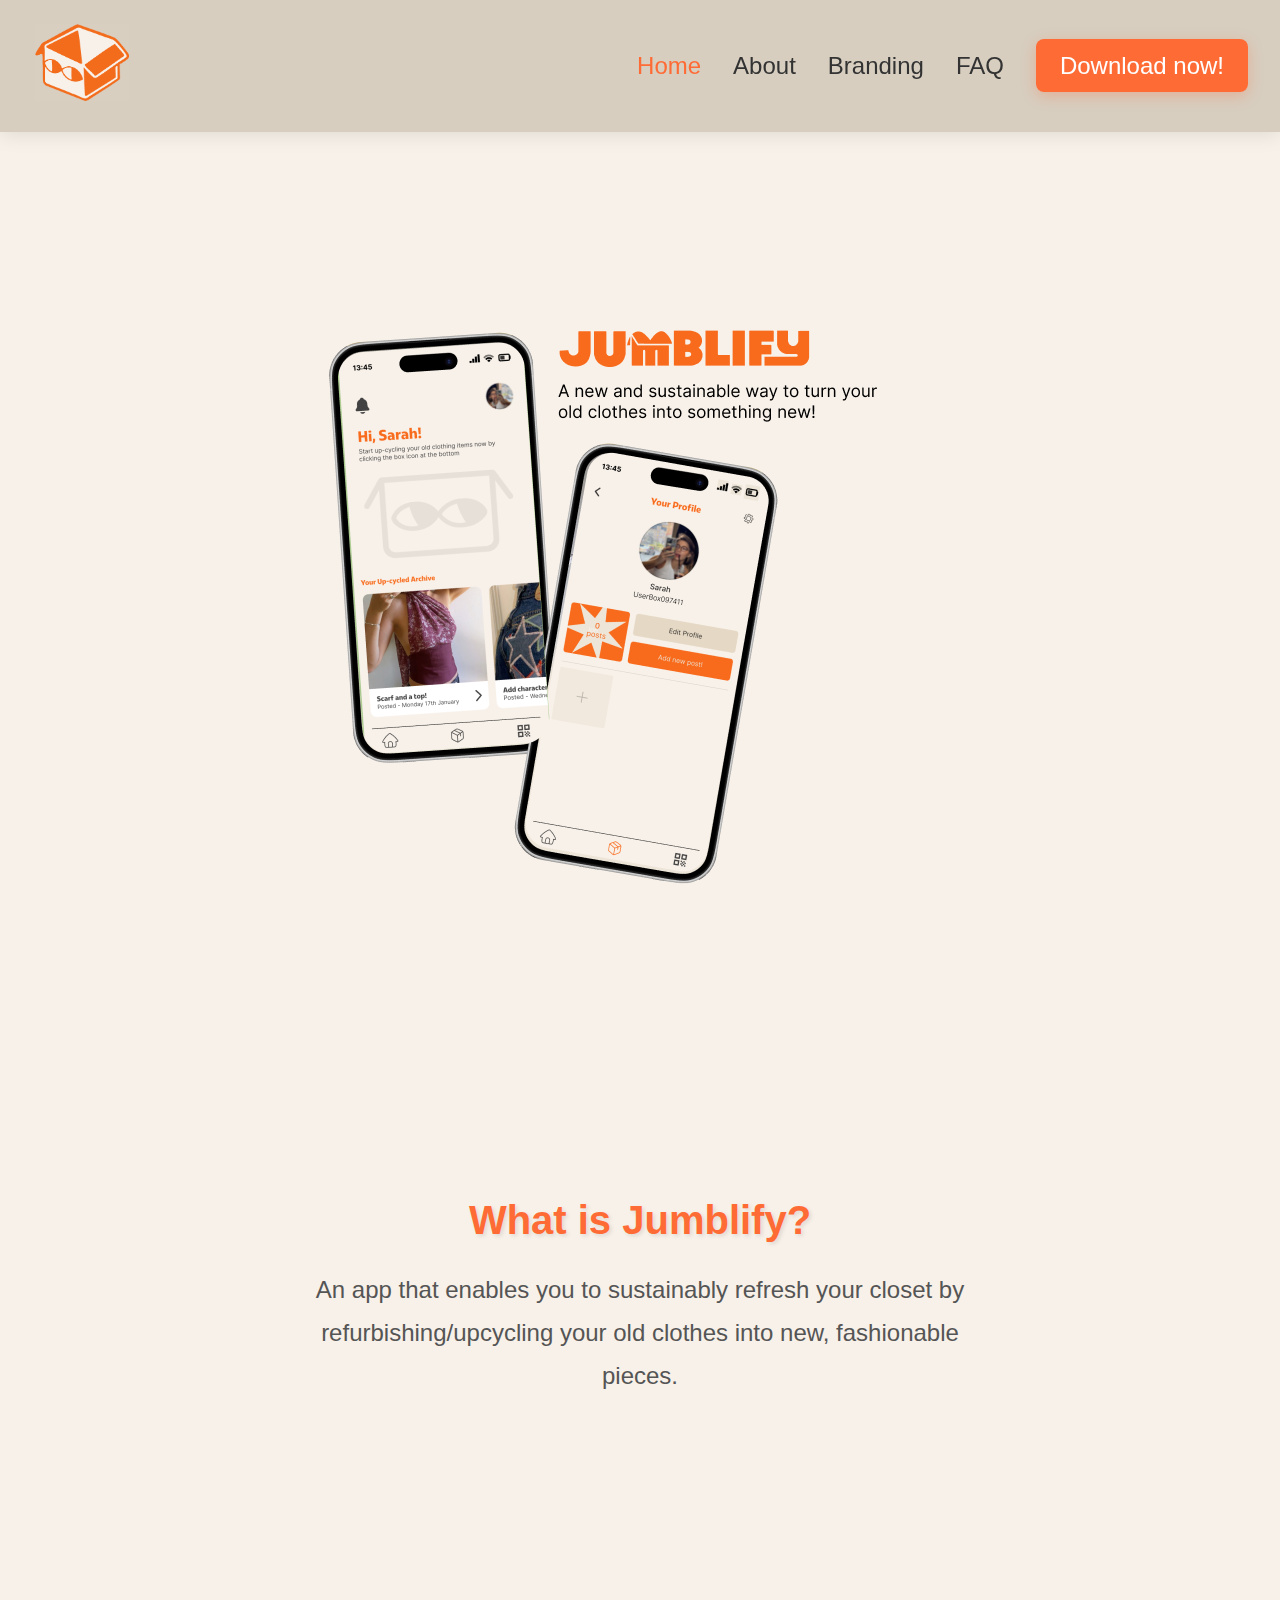
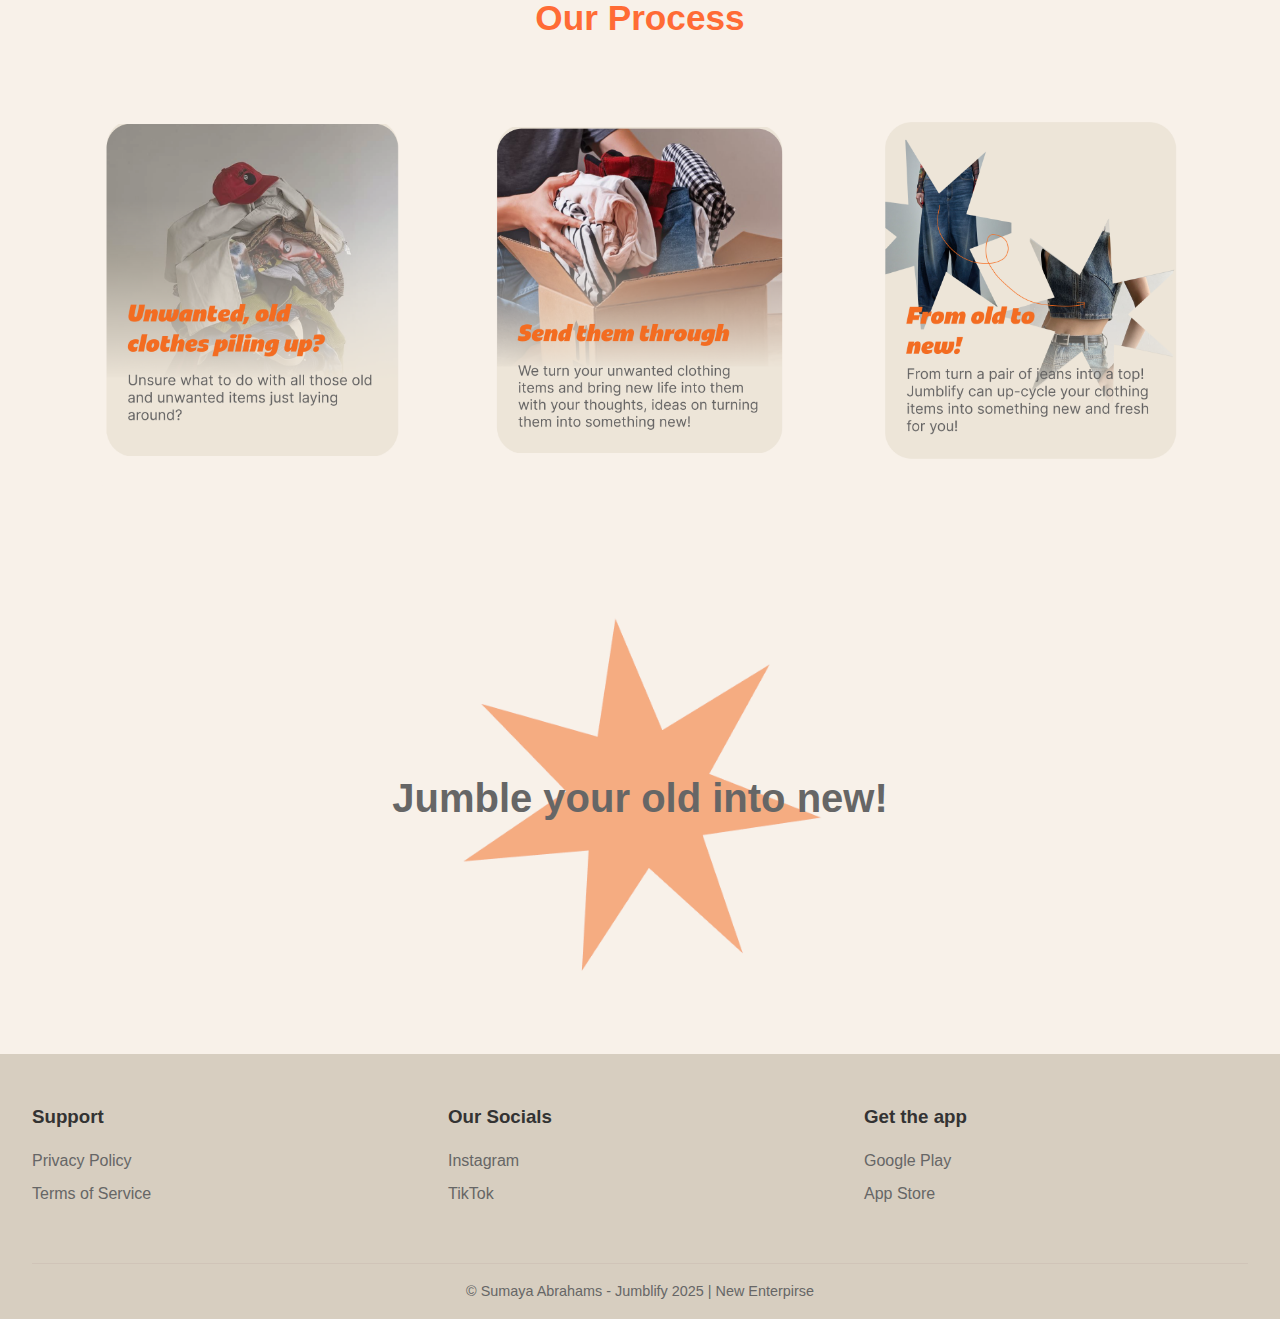
<file: index.html>
<!DOCTYPE html>
<html lang="en">
<head>
    <meta charset="UTF-8">
    <meta name="viewport" content="width=device-width, initial-scale=1.0">
    <title>Jumlify</title>
    <link rel="stylesheet" href="style.css">
</head>
<body>
    <!-- Navigation -->
    <nav>
        <div class="nav-container">
            <a href="#" class="logo">
                <div class="logo-image" id="logoImage">
                    <span><img src="/assets/logo.png" alt=""></span>
                </div>
            </a>
            <ul class="nav-links">
                <li><a href="#" class="active">Home</a></li>
                <li><a href="#">About</a></li>
                <li><a href="#">Branding</a></li>
                <li><a href="#">FAQ</a></li>
                <li><a href="https://jumblify-app.netlify.app" class="download-btn">Download now!</a></li>
            </ul>
        </div>
    </nav>

    <!-- Main Content -->
    <div class="container">
        <!-- Hero Section -->
        <section class="hero">
            <div class="hero-image" id="heroImage">
                <span><img src="/assets/hero-image.png" alt="hero image"></span>
            </div>
        </section>

        <!-- About Section -->
        <section class="about-section">
            <h1 class="section-title">What is Jumblify?</h1>
            <p class="section-description">
                An app that enables you to sustainably refresh your closet by refurbishing/upcycling your old clothes into new, fashionable pieces.
            </p>
        </section>

        <!-- Process Section -->
        <section class="process-section">
            <h2 class="process-title">Our Process</h2>
            <div class="process-cards">
                <div class="process-card" data-step="1">
                    <span><img src="/assets/card-1.png" alt="1"></span>
                </div>
                <div class="process-card" data-step="2">
                    <span><img src="assets/card-2.png" alt="2"></span>
                </div>
                <div class="process-card" data-step="3">
                    <span><img src="/assets/card-3.png" alt="3"></span>
                </div>
            </div>
        </section>

        <!-- CTA Section -->
        <section class="cta-section">
            <div class="star-burst" id="starBurst">
                <span><img src="assets/star.png" alt="star"></span>
            </div>
            <h2 class="cta-title">Jumble your old into new!</h2>
        </section>
    </div>

    <!-- Footer -->
    <footer>
        <div class="footer-container">
            <div class="footer-content">
                <div class="footer-section">
                    <h3>Support</h3>
                    <ul>
                        <li><a href="#">Privacy Policy</a></li>
                        <li><a href="#">Terms of Service</a></li>
                    </ul>
                </div>
                <div class="footer-section">
                    <h3>Our Socials</h3>
                    <ul>
                        <li><a href="#">Instagram</a></li>
                        <li><a href="#">TikTok</a></li>
                    </ul>
                </div>
                <div class="footer-section">
                    <h3>Get the app</h3>
                    <ul>
                        <li><a href="#">Google Play</a></li>
                        <li><a href="#">App Store</a></li>
                    </ul>
                </div>
            </div>
            <div class="footer-bottom">
                <p>&copy; Sumaya Abrahams - Jumblify 2025 | New Enterpirse</p>
            </div>
        </div>
    </footer>

    <script src="script.js"></script>
</body>
</html>
</file>
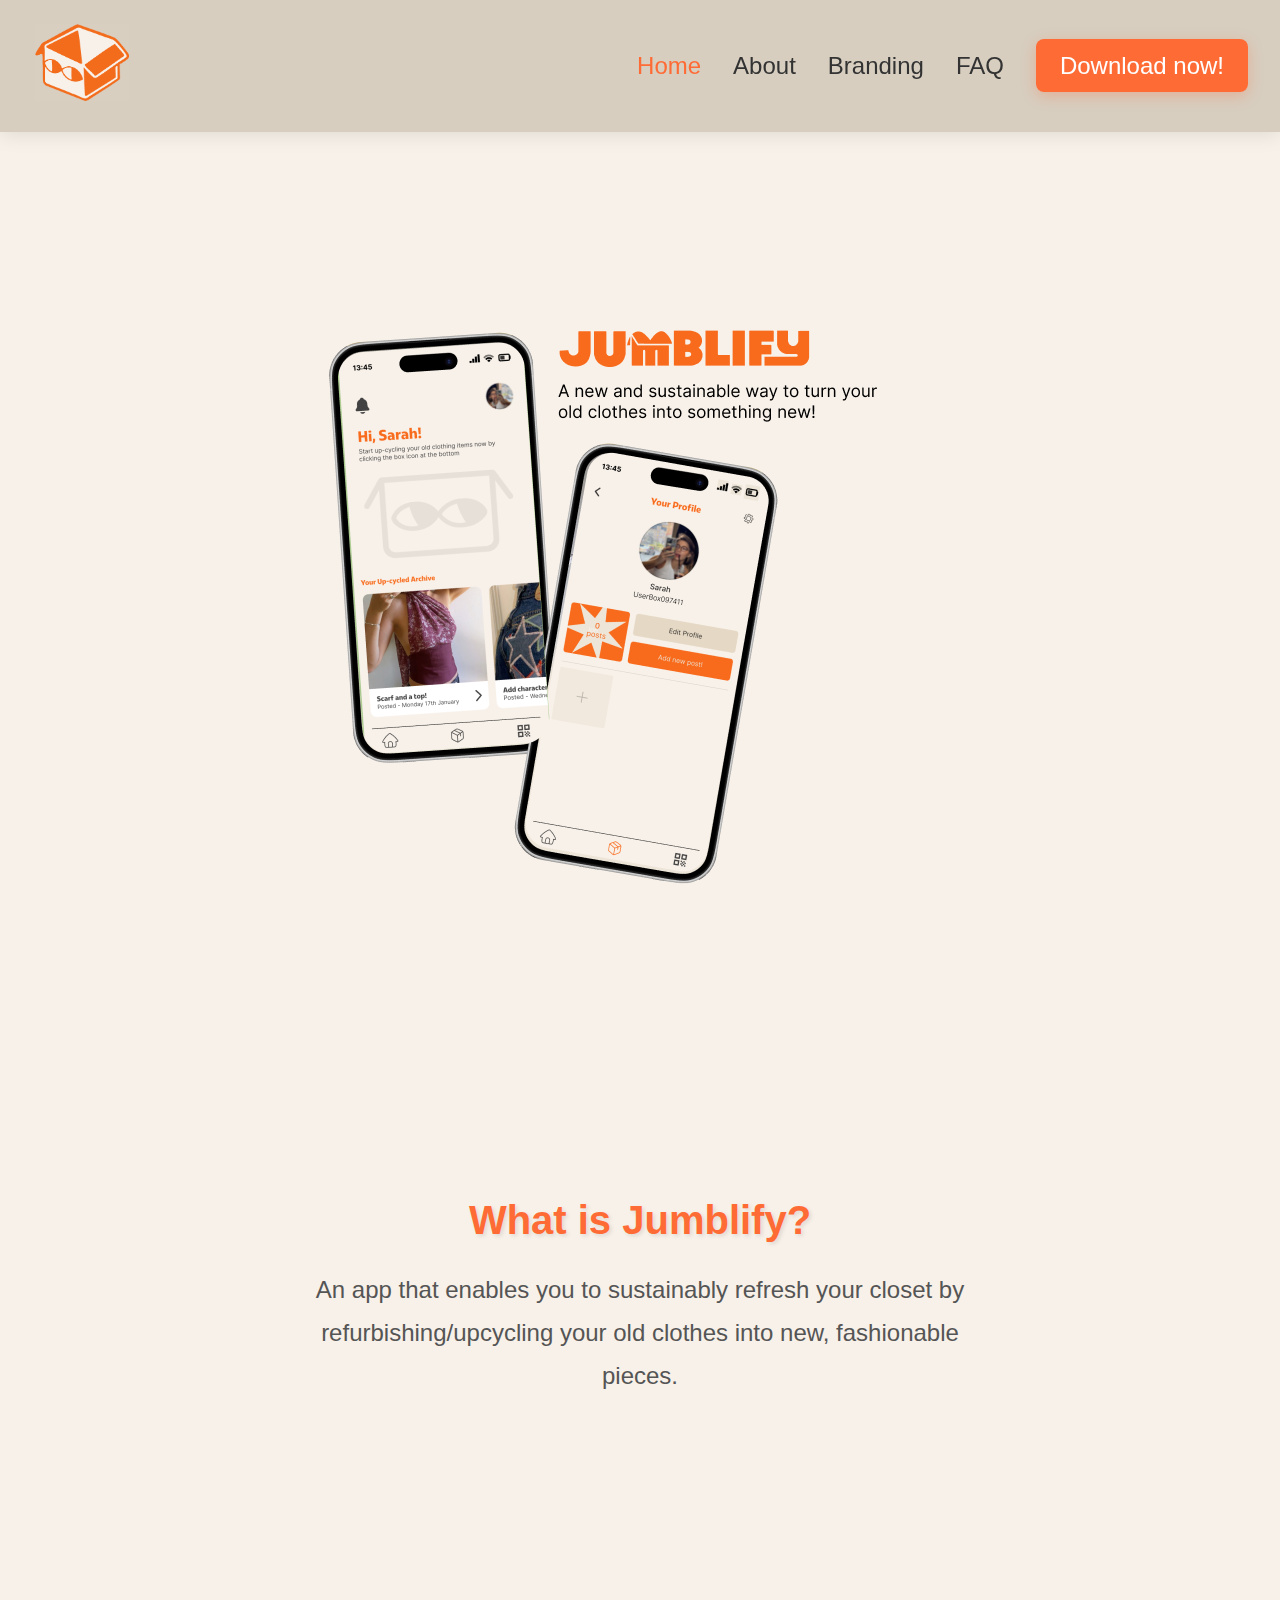
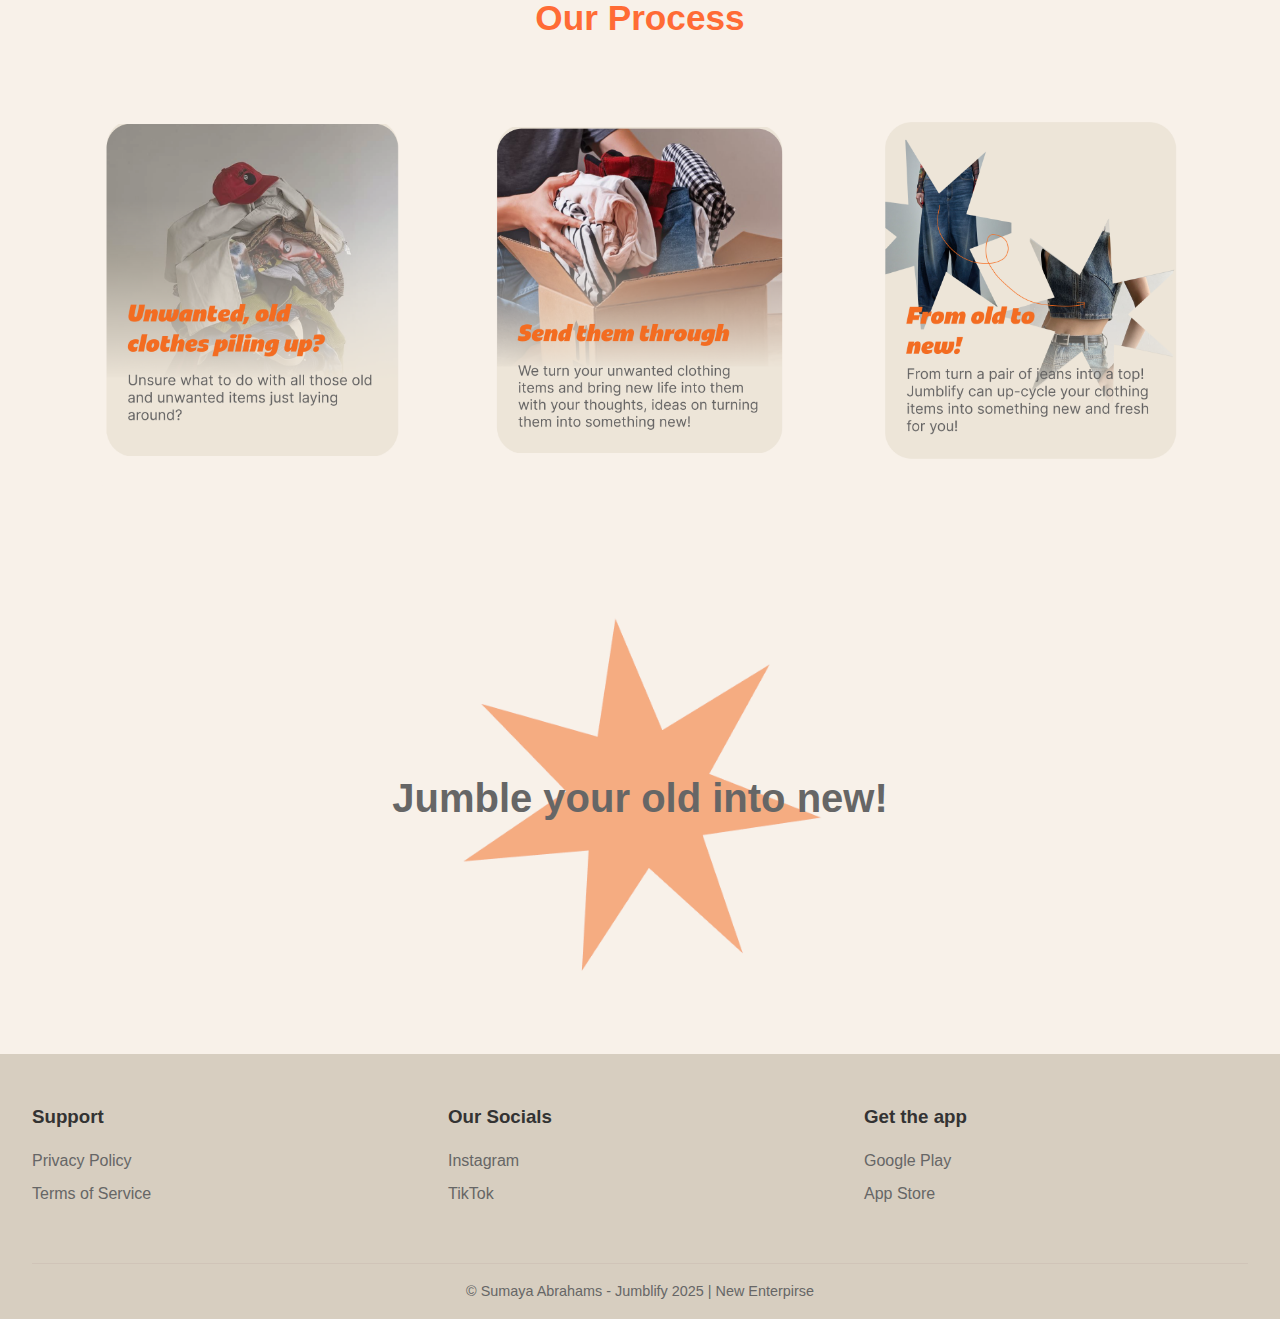
<file: home-page.html>
<!DOCTYPE html>
<html lang="en">
<head>
    <meta charset="UTF-8">
    <meta name="viewport" content="width=device-width, initial-scale=1.0">
    <title>Jumlify</title>
    <link rel="stylesheet" href="style.css">
</head>
<body>
    <!-- Navigation -->
    <nav>
        <div class="nav-container">
            <a href="#" class="logo">
                <div class="logo-image" id="logoImage">
                    <span><img src="/assets/logo.png" alt=""></span>
                </div>
            </a>
            <ul class="nav-links">
                <li><a href="#" class="active">Home</a></li>
                <li><a href="#">About</a></li>
                <li><a href="#">Branding</a></li>
                <li><a href="#">FAQ</a></li>
                <li><a href="#" class="download-btn">Download now!</a></li>
            </ul>
        </div>
    </nav>

    <!-- Main Content -->
    <div class="container">
        <!-- Hero Section -->
        <section class="hero">
            <div class="hero-image" id="heroImage">
                <span><img src="/assets/hero-image.png" alt="hero image"></span>
            </div>
        </section>

        <!-- About Section -->
        <section class="about-section">
            <h1 class="section-title">What is Jumblify?</h1>
            <p class="section-description">
                An app that enables you to sustainably refresh your closet by refurbishing/upcycling your old clothes into new, fashionable pieces.
            </p>
        </section>

        <!-- Process Section -->
        <section class="process-section">
            <h2 class="process-title">Our Process</h2>
            <div class="process-cards">
                <div class="process-card" data-step="1">
                    <span><img src="/assets/card-1.png" alt="1"></span>
                </div>
                <div class="process-card" data-step="2">
                    <span><img src="assets/card-2.png" alt="2"></span>
                </div>
                <div class="process-card" data-step="3">
                    <span><img src="/assets/card-3.png" alt="3"></span>
                </div>
            </div>
        </section>

        <!-- CTA Section -->
        <section class="cta-section">
            <div class="star-burst" id="starBurst">
                <span><img src="assets/star.png" alt="star"></span>
            </div>
            <h2 class="cta-title">Jumble your old into new!</h2>
        </section>
    </div>

    <!-- Footer -->
    <footer>
        <div class="footer-container">
            <div class="footer-content">
                <div class="footer-section">
                    <h3>Support</h3>
                    <ul>
                        <li><a href="#">Privacy Policy</a></li>
                        <li><a href="#">Terms of Service</a></li>
                    </ul>
                </div>
                <div class="footer-section">
                    <h3>Our Socials</h3>
                    <ul>
                        <li><a href="#">Instagram</a></li>
                        <li><a href="#">TikTok</a></li>
                    </ul>
                </div>
                <div class="footer-section">
                    <h3>Get the app</h3>
                    <ul>
                        <li><a href="#">Google Play</a></li>
                        <li><a href="#">App Store</a></li>
                    </ul>
                </div>
            </div>
            <div class="footer-bottom">
                <p>&copy; Sumaya Abrahams - Jumblify 2025 | New Enterpirse</p>
            </div>
        </div>
    </footer>

    <script src="script.js"></script>
</body>
</html>
</file>
<file: style.css>
/* Reset and Base Styles */
* {
    margin: 0;
    padding: 0;
    box-sizing: border-box;
}

body {
    font-family: 'Segoe UI', Tahoma, Geneva, Verdana, sans-serif;
    line-height: 1.6;
    color: #333;
    background: #F8F1E9;
    min-height: 100vh;
}

/* Navigation */
nav {
    background: #D7CEC0;
    padding: 1rem 0;
    position: sticky;
    top: 0;
    z-index: 1000;
    box-shadow: 0 2px 20px rgba(0, 0, 0, 0.1);
    width: 100%;
}

.nav-container {
    max-width: 100%;
    margin: 0;
    display: flex;
    justify-content: space-between;
    align-items: center;
    padding: 0 2rem;
}

.logo {
    display: flex;
    align-items: center;
    text-decoration: none;
    color: #333;
}

.logo-image {
    width: 100px;
    height: 100px;
    background: #D7CEC0;
    border-radius: 8px;
    display: flex;
    align-items: center;
    justify-content: center;
    margin-right: 1rem;
    cursor: pointer;
    overflow: hidden;
    position: relative;
}

.logo-image img {
    width: 100%;
    height: 100%;
    object-fit: cover;    
    object-position: center;
}

.logo-image span {
    color: #666;
    font-size: 0.8rem;
    position: absolute;
    z-index: 2;
    text-align: center;
    padding: 0.2rem;
}

.nav-links {
    display: flex;
    list-style: none;
    gap: 2rem;
    align-items: center;
}

.nav-links a {
    text-decoration: none;
    color: #333;
    font-weight: 500;
    font-size: 1.5rem;
    transition: color 0.3s ease;
}

.nav-links a.active {
    color: #ff6b35;
}

.download-btn {
    background: #ff6b35;
    color: white !important;
    padding: 0.8rem 1.5rem;
    border-radius: 8px;
    text-decoration: none;
    font-weight: 600;
    transition: all 0.3s ease;
    box-shadow: 0 4px 15px rgba(255, 107, 53, 0.3);
    font-size: 1.5rem;
}

.download-btn:hover {
    transform: translateY(-3px);
    box-shadow: 0 6px 25px rgba(255, 107, 53, 0.4);
    color: white !important;
}

/* Main Content */
.container {
    max-width: 1200px;
    margin: 0 auto;
    padding: 0 2rem;
}

/* Hero Section */
.hero {
    padding: 4rem 0;
    text-align: center;
}

.hero-image {
    width: 100%;
    max-width: 900px;
    height: 800px;
    background: #F8F1E9;
    border-radius: 20px;
    display: flex;
    align-items: center;
    justify-content: center;
    transition: transform 0.3s ease;
    cursor: pointer;
    margin: 0 auto;
    overflow: hidden;
    position: relative;
}

.hero-image img {
    width: 100%;
    height: 100%;
    object-fit: cover;      
    object-position: center; 
}

.hero-image span {
    color: #666;
    font-size: 1.1rem;
    z-index: 2;
    position: absolute;
}

/* What is Jumbly Section */
.about-section {
    padding: 4rem 2rem;
    margin: 4rem 0;
    text-align: center;
}

.section-title {
    font-size: 2.5rem;
    color: #ff6b35;
    margin-bottom: 1rem;
    font-weight: 700;
    text-shadow: 2px 2px 4px rgba(0, 0, 0, 0.1);
}

.section-description {
    font-size: 1.5rem;
    color: #555;
    max-width: 700px;
    margin: 0 auto;
    line-height: 1.8;
}

/* Process Section */
.process-section {
    padding: 4rem 0;
    text-align: center;
}

.process-title {
    font-size: 2.2rem;
    color: #ff6b35;
    margin-bottom: 3rem;
    font-weight: 700;
}

.process-cards {
    display: grid;
    grid-template-columns: repeat(auto-fit, minmax(300px, 1fr));
    gap: 2rem;
    margin-top: 2rem;
    margin-bottom: 5rem;
    justify-items: center;
}

.process-card {
    background: #F8F1E9;
    width: 300px;
    height: 400px;
    border-radius: 15px;
    display: flex;
    align-items: center;
    justify-content: center;
    overflow: hidden;
    position: relative;
    cursor: pointer;
    transition: transform 0.3s ease;
}

.process-card img {
    width: 100%;
    height: 100%;
    object-fit: cover;   
    object-position: center;
}

.process-card span {
    color: #333;
    font-size: 1rem;
    font-weight: 500;
    position: absolute;
    z-index: 2;
}

/* CTA Section */
.cta-section {
    padding: 4rem 2rem;
    margin: 4rem 0;
    text-align: center;
    position: relative;
    background: transparent;
}

.star-burst {
    position: absolute;
    top: 50%;
    left: 50%;
    transform: translate(-50%, -50%);
    width: 400px;
    height: 400px;
    background: #F8F1E9;
    border-radius: 15px;
    display: flex;
    align-items: center;
    justify-content: center;
    z-index: 1;
    overflow: hidden;
    cursor: pointer;
}

.star-burst img {
    width: 100%;
    height: 100%;
    object-fit: cover;
    object-position: center;
}

.star-burst span {
    color: #333;
    font-size: 1rem;
    font-weight: 500;
    position: absolute;
    z-index: 2;
}

.cta-title {
    font-size: 2.5rem;
    color: #666;
    font-weight: 700;
    position: relative;
    z-index: 10;
}

/* Footer */
footer {
    background: #D7CEC0;
    padding: 3rem 0 1rem;
    margin-top: 10rem;
    width: 100%;
}

.footer-container {
    max-width: 100%;
    margin: 0;
    padding: 0 2rem;
}

.footer-content {
    display: grid;
    grid-template-columns: repeat(auto-fit, minmax(200px, 1fr));
    gap: 2rem;
    margin-bottom: 3rem;
}

.footer-section h3 {
    color: #333;
    margin-bottom: 1rem;
    font-weight: 600;
}

.footer-section ul {
    list-style: none;
}

.footer-section ul li {
    margin-bottom: 0.5rem;
}

.footer-section ul li a {
    color: #666;
    text-decoration: none;
    transition: color 0.3s ease;
}

.footer-section ul li a:hover {
    color: #ff6b35;
}

.footer-bottom {
    border-top: 1px solid #d0c4b8;
    padding-top: 1rem;
    text-align: center;
    color: #666;
    font-size: 0.9rem;
}

/* Responsive Design */
@media (max-width: 768px) {
    .nav-links {
        display: none;
    }

    .section-title {
        font-size: 2rem;
    }

    .section-description {
        font-size: 1.2rem;
    }

    .process-title {
        font-size: 1.8rem;
    }

    .cta-title {
        font-size: 2rem;
    }

    .process-cards {
        grid-template-columns: 1fr;
        gap: 1.5rem;
    }

    .process-card {
        width: 280px;
        height: 350px;
    }

    .about-section {
        padding: 2rem 1rem;
    }

    .hero-image {
        height: 300px;
        max-width: 100%;
    }

    .star-burst {
        width: 250px;
        height: 250px;
    }

    .logo-image {
        width: 40px;
        height: 40px;
        margin-right: 0.5rem;
    }

    .logo-text {
        font-size: 1.2rem;
    }
}
</file>
